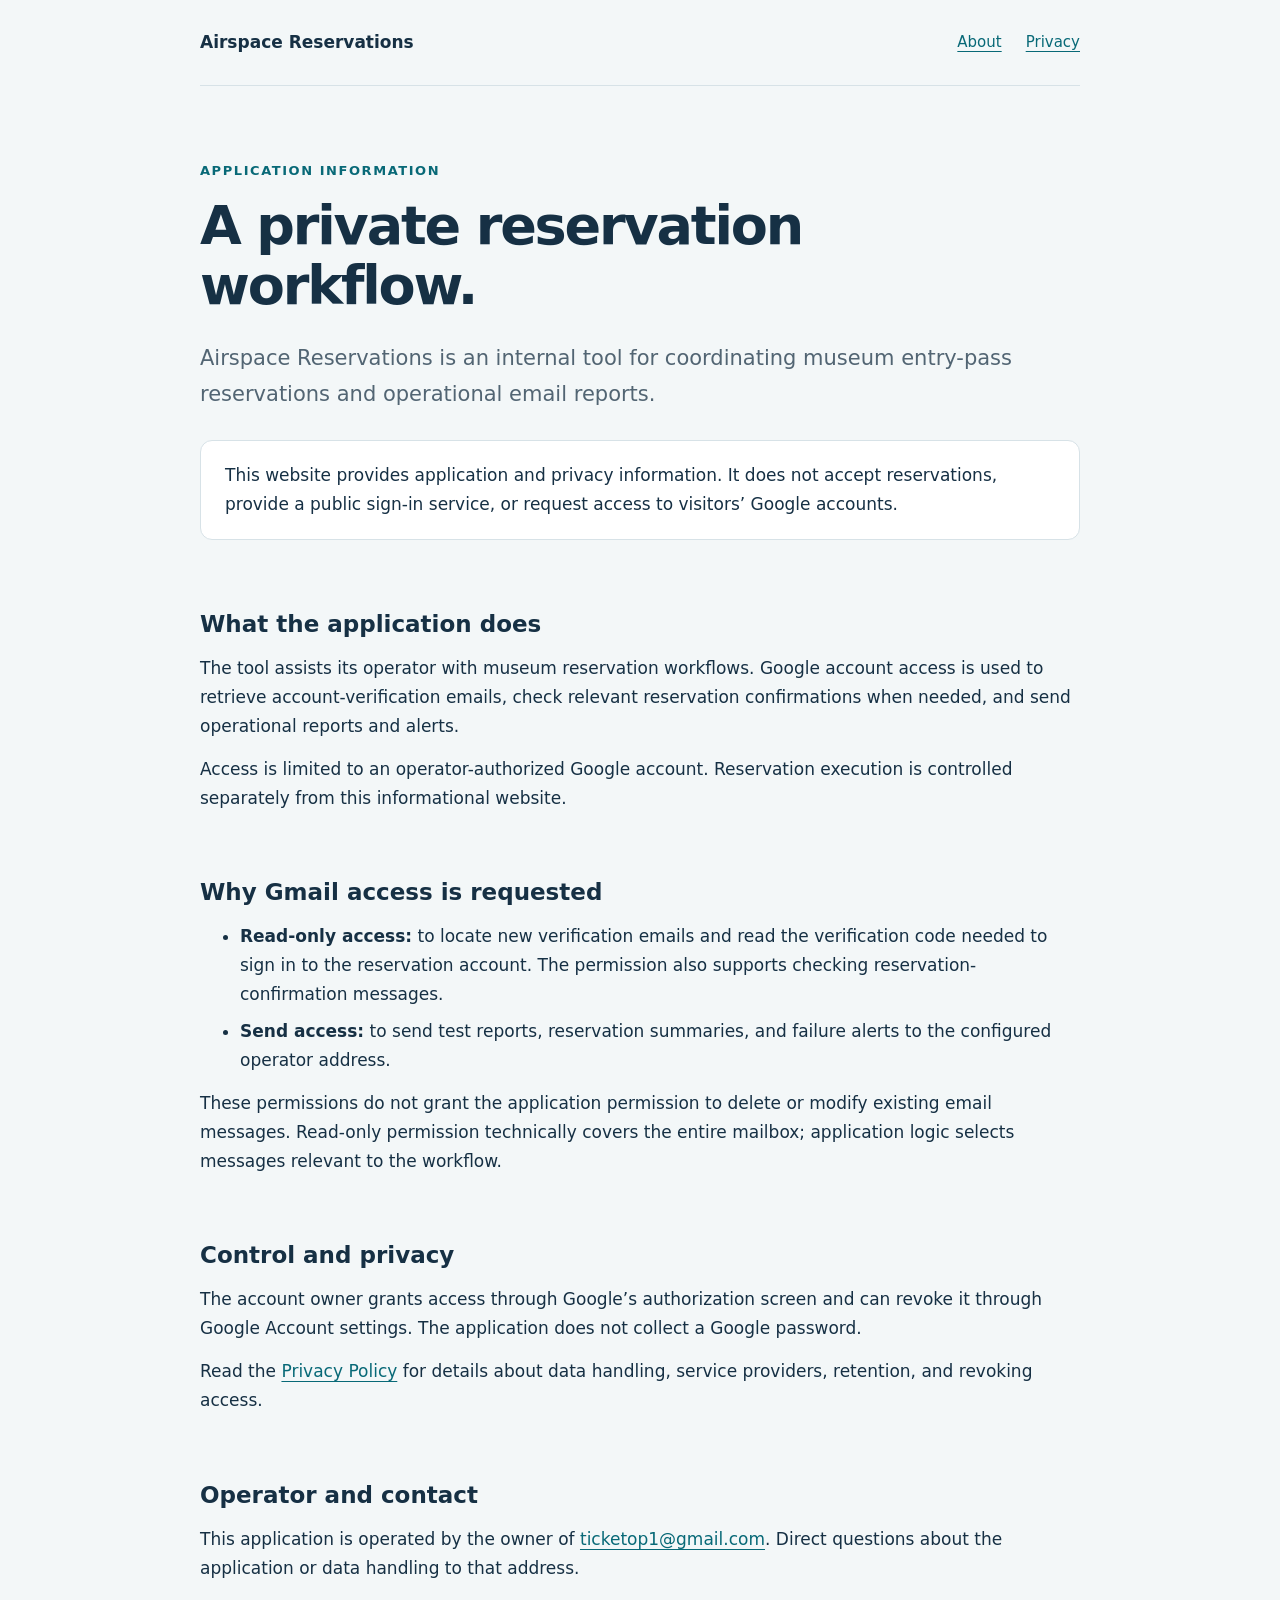
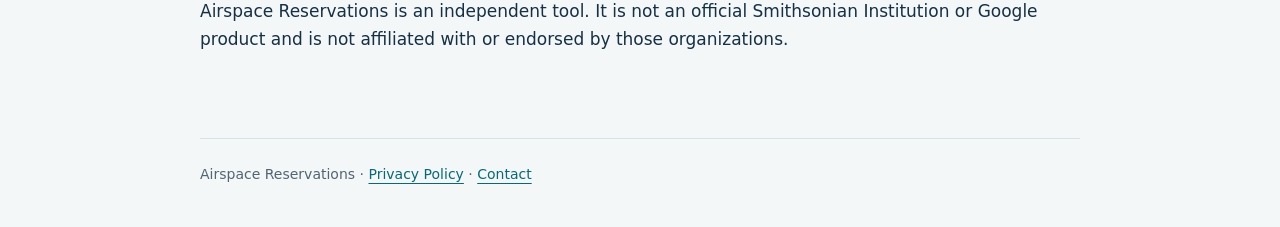
<file: index.html>
<!doctype html>
<html lang="en">
<head>
<meta charset="utf-8"><meta name="viewport" content="width=device-width,initial-scale=1">
<title>Airspace Reservations — Application Information</title>
<meta name="description" content="Information about Airspace Reservations, a private operational tool that uses Gmail for account verification and reservation reports.">
<link rel="stylesheet" href="style.css">
</head>
<body>
<header><a class="brand" href="index.html">Airspace Reservations</a><nav aria-label="Main navigation"><a href="index.html" aria-current="page">About</a><a href="privacy.html">Privacy</a></nav></header>
<main>
<p class="eyebrow">Application information</p>
<h1>A private reservation workflow.</h1>
<p class="lead">Airspace Reservations is an internal tool for coordinating museum entry-pass reservations and operational email reports.</p>
<div class="note">This website provides application and privacy information. It does not accept reservations, provide a public sign-in service, or request access to visitors’ Google accounts.</div>
<section><h2>What the application does</h2><p>The tool assists its operator with museum reservation workflows. Google account access is used to retrieve account-verification emails, check relevant reservation confirmations when needed, and send operational reports and alerts.</p><p>Access is limited to an operator-authorized Google account. Reservation execution is controlled separately from this informational website.</p></section>
<section><h2>Why Gmail access is requested</h2><ul><li><strong>Read-only access:</strong> to locate new verification emails and read the verification code needed to sign in to the reservation account. The permission also supports checking reservation-confirmation messages.</li><li><strong>Send access:</strong> to send test reports, reservation summaries, and failure alerts to the configured operator address.</li></ul><p>These permissions do not grant the application permission to delete or modify existing email messages. Read-only permission technically covers the entire mailbox; application logic selects messages relevant to the workflow.</p></section>
<section><h2>Control and privacy</h2><p>The account owner grants access through Google’s authorization screen and can revoke it through Google Account settings. The application does not collect a Google password.</p><p>Read the <a href="privacy.html">Privacy Policy</a> for details about data handling, service providers, retention, and revoking access.</p></section>
<section><h2>Operator and contact</h2><p>This application is operated by the owner of <a href="mailto:ticketop1@gmail.com">ticketop1@gmail.com</a>. Direct questions about the application or data handling to that address.</p><p>Airspace Reservations is an independent tool. It is not an official Smithsonian Institution or Google product and is not affiliated with or endorsed by those organizations.</p></section>
</main>
<footer>Airspace Reservations · <a href="privacy.html">Privacy Policy</a> · <a href="mailto:ticketop1@gmail.com">Contact</a></footer>
</body></html>
</file>
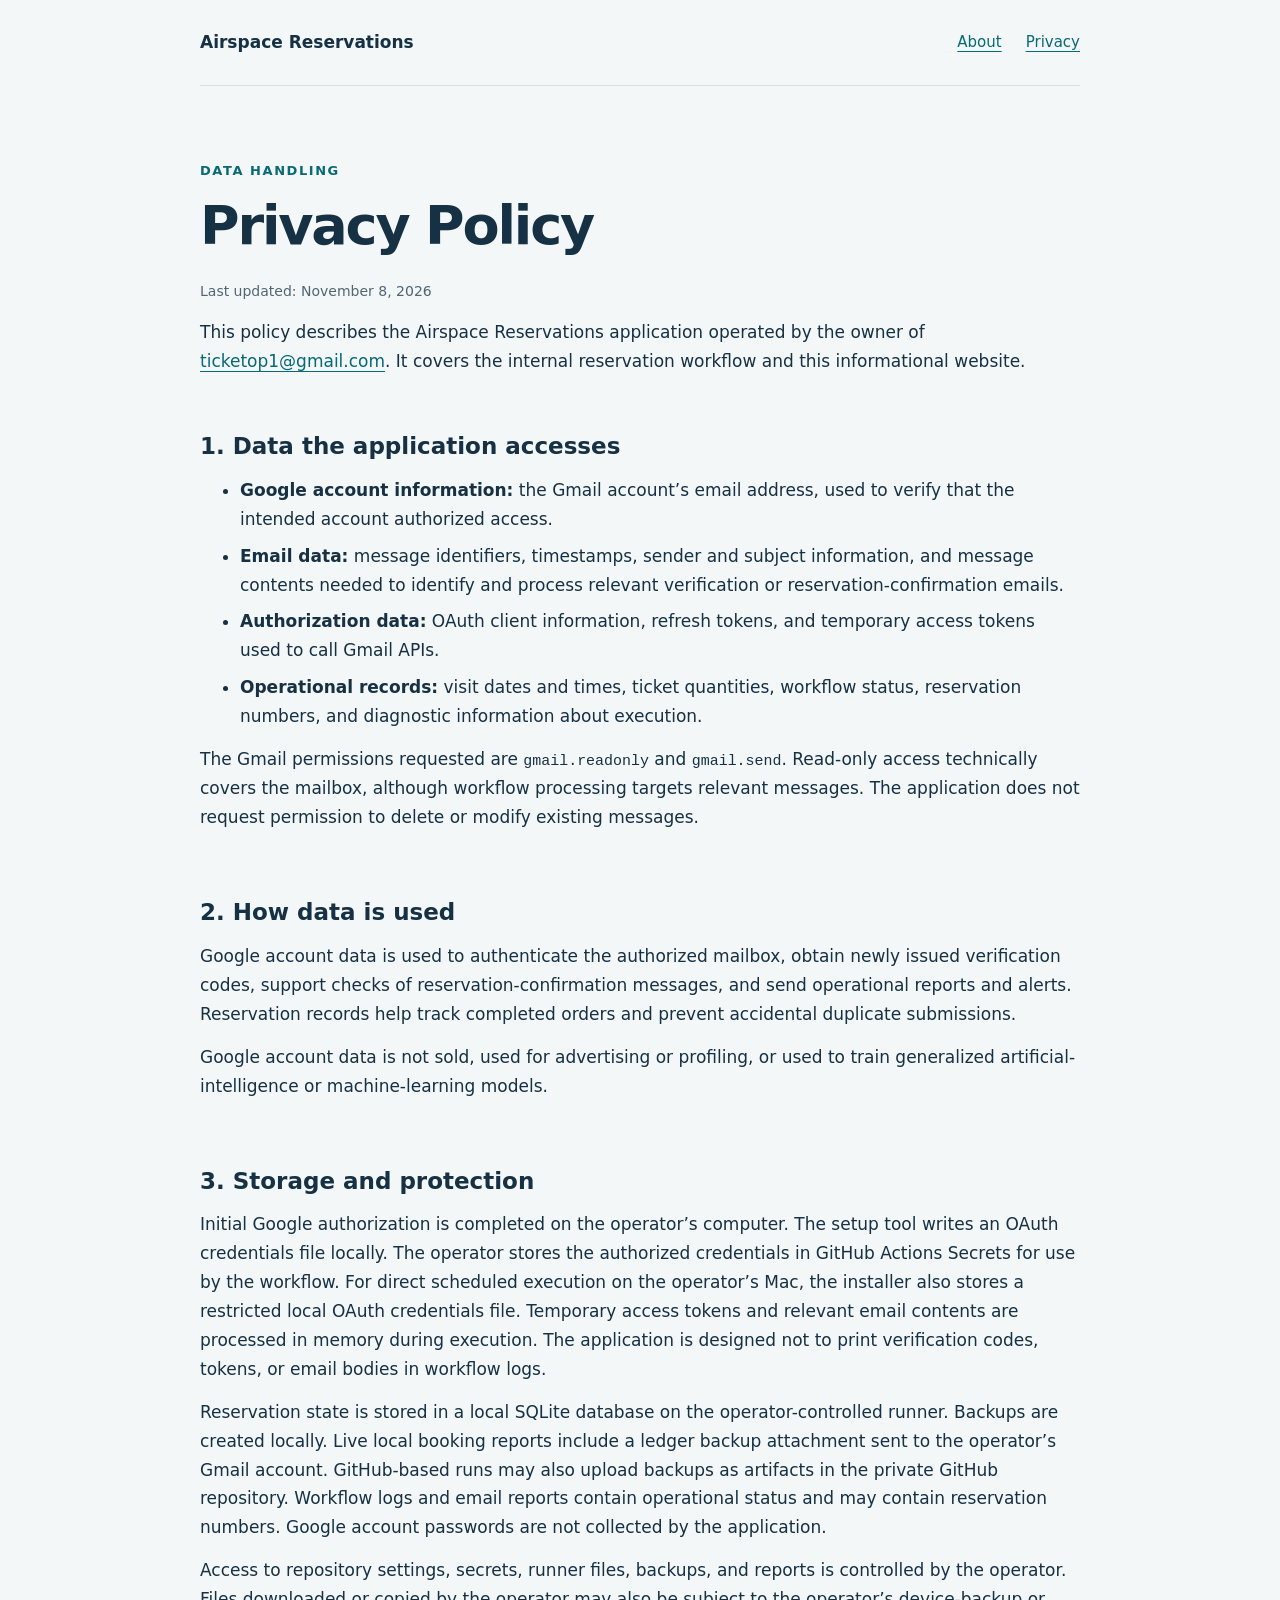
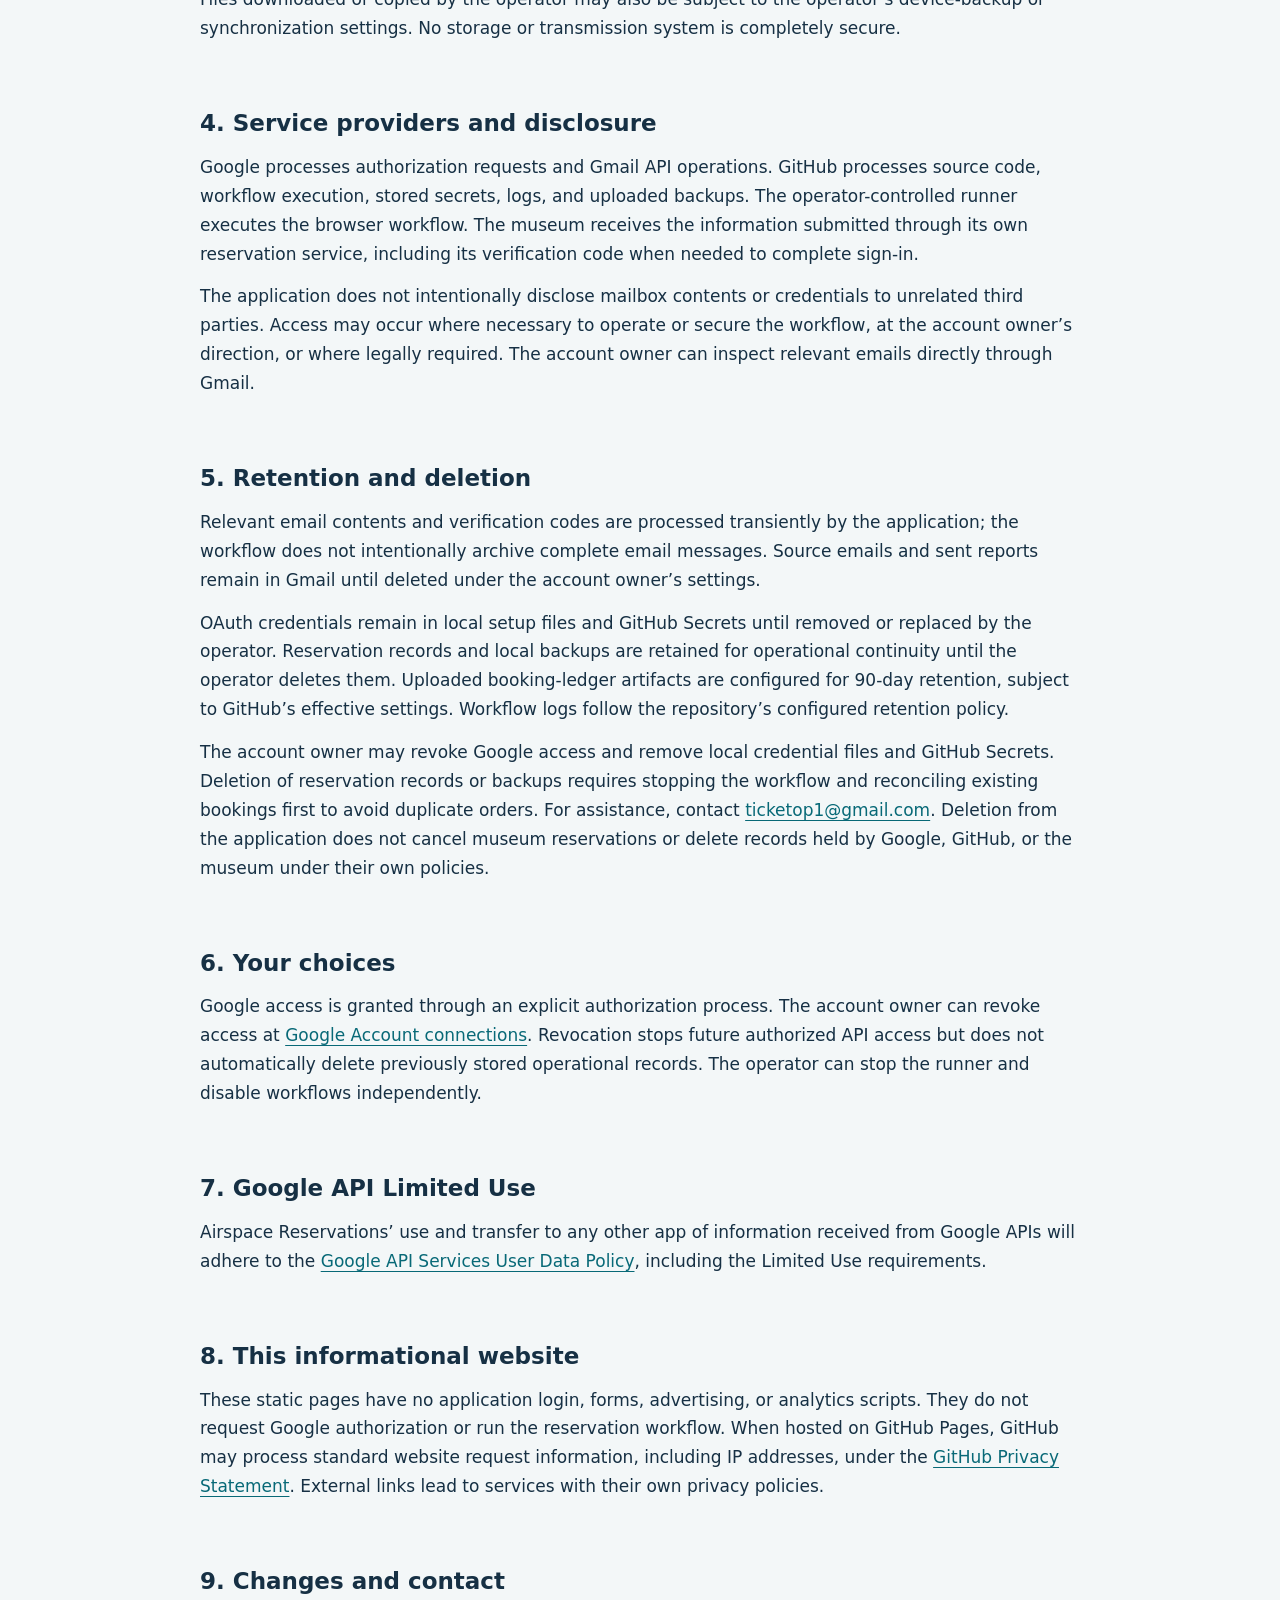
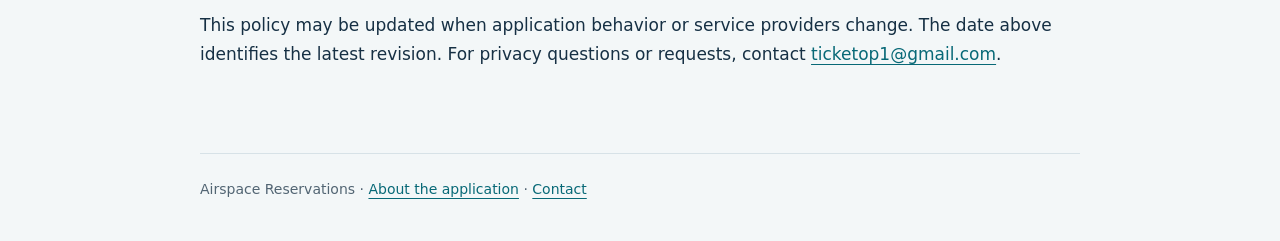
<file: privacy.html>
<!doctype html>
<html lang="en">
<head>
<meta charset="utf-8"><meta name="viewport" content="width=device-width,initial-scale=1">
<title>Privacy Policy — Airspace Reservations</title>
<meta name="description" content="How Airspace Reservations accesses, uses, stores, and protects Google account data and operational reservation records.">
<link rel="stylesheet" href="style.css">
</head>
<body>
<header><a class="brand" href="index.html">Airspace Reservations</a><nav aria-label="Main navigation"><a href="index.html">About</a><a href="privacy.html" aria-current="page">Privacy</a></nav></header>
<main>
<p class="eyebrow">Data handling</p><h1>Privacy Policy</h1>
<p class="meta">Last updated: November 8, 2026</p>
<p>This policy describes the Airspace Reservations application operated by the owner of <a href="mailto:ticketop1@gmail.com">ticketop1@gmail.com</a>. It covers the internal reservation workflow and this informational website.</p>
<section><h2>1. Data the application accesses</h2><ul><li><strong>Google account information:</strong> the Gmail account’s email address, used to verify that the intended account authorized access.</li><li><strong>Email data:</strong> message identifiers, timestamps, sender and subject information, and message contents needed to identify and process relevant verification or reservation-confirmation emails.</li><li><strong>Authorization data:</strong> OAuth client information, refresh tokens, and temporary access tokens used to call Gmail APIs.</li><li><strong>Operational records:</strong> visit dates and times, ticket quantities, workflow status, reservation numbers, and diagnostic information about execution.</li></ul><p>The Gmail permissions requested are <code>gmail.readonly</code> and <code>gmail.send</code>. Read-only access technically covers the mailbox, although workflow processing targets relevant messages. The application does not request permission to delete or modify existing messages.</p></section>
<section><h2>2. How data is used</h2><p>Google account data is used to authenticate the authorized mailbox, obtain newly issued verification codes, support checks of reservation-confirmation messages, and send operational reports and alerts. Reservation records help track completed orders and prevent accidental duplicate submissions.</p><p>Google account data is not sold, used for advertising or profiling, or used to train generalized artificial-intelligence or machine-learning models.</p></section>
<section><h2>3. Storage and protection</h2><p>Initial Google authorization is completed on the operator’s computer. The setup tool writes an OAuth credentials file locally. The operator stores the authorized credentials in GitHub Actions Secrets for use by the workflow. For direct scheduled execution on the operator’s Mac, the installer also stores a restricted local OAuth credentials file. Temporary access tokens and relevant email contents are processed in memory during execution. The application is designed not to print verification codes, tokens, or email bodies in workflow logs.</p><p>Reservation state is stored in a local SQLite database on the operator-controlled runner. Backups are created locally. Live local booking reports include a ledger backup attachment sent to the operator’s Gmail account. GitHub-based runs may also upload backups as artifacts in the private GitHub repository. Workflow logs and email reports contain operational status and may contain reservation numbers. Google account passwords are not collected by the application.</p><p>Access to repository settings, secrets, runner files, backups, and reports is controlled by the operator. Files downloaded or copied by the operator may also be subject to the operator’s device-backup or synchronization settings. No storage or transmission system is completely secure.</p></section>
<section><h2>4. Service providers and disclosure</h2><p>Google processes authorization requests and Gmail API operations. GitHub processes source code, workflow execution, stored secrets, logs, and uploaded backups. The operator-controlled runner executes the browser workflow. The museum receives the information submitted through its own reservation service, including its verification code when needed to complete sign-in.</p><p>The application does not intentionally disclose mailbox contents or credentials to unrelated third parties. Access may occur where necessary to operate or secure the workflow, at the account owner’s direction, or where legally required. The account owner can inspect relevant emails directly through Gmail.</p></section>
<section><h2>5. Retention and deletion</h2><p>Relevant email contents and verification codes are processed transiently by the application; the workflow does not intentionally archive complete email messages. Source emails and sent reports remain in Gmail until deleted under the account owner’s settings.</p><p>OAuth credentials remain in local setup files and GitHub Secrets until removed or replaced by the operator. Reservation records and local backups are retained for operational continuity until the operator deletes them. Uploaded booking-ledger artifacts are configured for 90-day retention, subject to GitHub’s effective settings. Workflow logs follow the repository’s configured retention policy.</p><p>The account owner may revoke Google access and remove local credential files and GitHub Secrets. Deletion of reservation records or backups requires stopping the workflow and reconciling existing bookings first to avoid duplicate orders. For assistance, contact <a href="mailto:ticketop1@gmail.com">ticketop1@gmail.com</a>. Deletion from the application does not cancel museum reservations or delete records held by Google, GitHub, or the museum under their own policies.</p></section>
<section><h2>6. Your choices</h2><p>Google access is granted through an explicit authorization process. The account owner can revoke access at <a href="https://myaccount.google.com/connections">Google Account connections</a>. Revocation stops future authorized API access but does not automatically delete previously stored operational records. The operator can stop the runner and disable workflows independently.</p></section>
<section><h2>7. Google API Limited Use</h2><p>Airspace Reservations’ use and transfer to any other app of information received from Google APIs will adhere to the <a href="https://developers.google.com/terms/api-services-user-data-policy">Google API Services User Data Policy</a>, including the Limited Use requirements.</p></section>
<section><h2>8. This informational website</h2><p>These static pages have no application login, forms, advertising, or analytics scripts. They do not request Google authorization or run the reservation workflow. When hosted on GitHub Pages, GitHub may process standard website request information, including IP addresses, under the <a href="https://docs.github.com/en/site-policy/privacy-policies/github-general-privacy-statement">GitHub Privacy Statement</a>. External links lead to services with their own privacy policies.</p></section>
<section><h2>9. Changes and contact</h2><p>This policy may be updated when application behavior or service providers change. The date above identifies the latest revision. For privacy questions or requests, contact <a href="mailto:ticketop1@gmail.com">ticketop1@gmail.com</a>.</p></section>
</main>
<footer>Airspace Reservations · <a href="index.html">About the application</a> · <a href="mailto:ticketop1@gmail.com">Contact</a></footer>
</body></html>
</file>
<file: style.css>
:root{color-scheme:light;--ink:#163044;--muted:#526573;--line:#d7e2e7;--accent:#086977;--paper:#fff;--background:#f3f7f8}*{box-sizing:border-box}body{margin:0;background:var(--background);color:var(--ink);font:17px/1.7 system-ui,-apple-system,BlinkMacSystemFont,"Segoe UI",sans-serif}a{color:var(--accent);text-underline-offset:4px}a:focus-visible{outline:3px solid var(--accent);outline-offset:5px}header,main,footer{width:min(880px,calc(100% - 40px));margin:auto}header{display:flex;justify-content:space-between;align-items:center;gap:20px;padding:28px 0;border-bottom:1px solid var(--line)}.brand{font-weight:750;color:var(--ink);text-decoration:none}nav{display:flex;gap:24px;font-size:15px}main{padding:60px 0}h1{font-size:clamp(34px,6vw,54px);line-height:1.12;letter-spacing:-.04em;margin:12px 0 24px}h2{font-size:23px;line-height:1.3;margin:32px 0 12px}p,ul{margin:14px 0}.eyebrow{font-size:13px;letter-spacing:.12em;text-transform:uppercase;color:var(--accent);font-weight:750}.lead{font-size:21px;color:var(--muted)}section{padding:10px 0}.note{background:var(--paper);border:1px solid var(--line);border-radius:12px;padding:20px 24px;margin:28px 0}.meta,footer{font-size:14px;color:var(--muted)}footer{padding:24px 0 40px;border-top:1px solid var(--line)}li{margin:8px 0}code{font-size:.88em;overflow-wrap:anywhere}@media(max-width:520px){header{align-items:flex-start;flex-direction:column;gap:10px}main{padding:36px 0}nav{gap:18px}}
</file>
